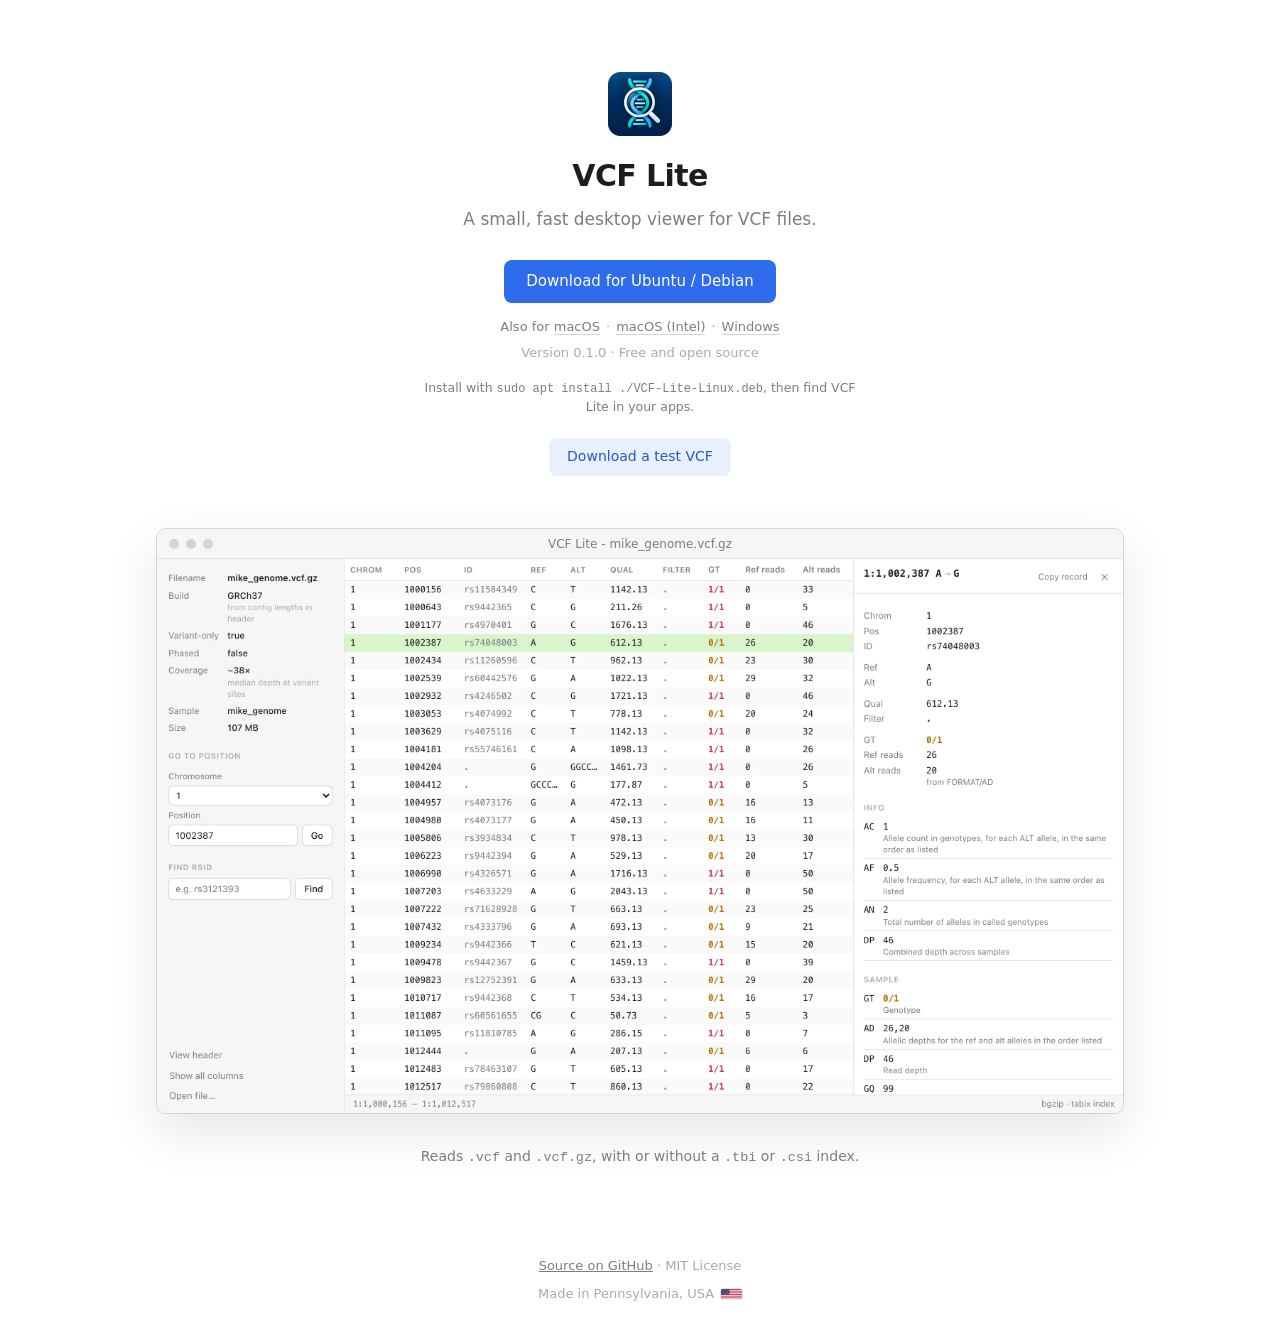
<file: docs/index.html>
<!doctype html>
<html lang="en">
<head>
<meta charset="utf-8">
<meta name="viewport" content="width=device-width, initial-scale=1">
<title>VCF Lite</title>
<meta name="description" content="A small, fast desktop viewer for VCF files. Free for macOS, Windows and Linux.">
<link rel="icon" href="icon.png">
<style>
  /* Same tokens as the app (vcflite/ui/style.css). */
  :root {
    --bg: #ffffff;
    --bg2: #f6f6f7;
    --line: #e4e4e7;
    --line2: #d4d4d8;
    --text: #1d1d20;
    --muted: #7c7c84;
    --faint: #a9a9b0;
    --accent: #2f6bed;
    --soft: #e9f0fd;        /* light-blue tint of the accent */
    --soft-hover: #dce7fc;
    --soft-text: #2458c9;
    --mono: ui-monospace, "SF Mono", SFMono-Regular, Menlo, Consolas, monospace;
    --sans: -apple-system, BlinkMacSystemFont, "Segoe UI", system-ui, Roboto, "Helvetica Neue", sans-serif;
    color-scheme: light;
  }
  @media (prefers-color-scheme: dark) {
    :root {
      --bg: #1b1b1d;
      --bg2: #222225;
      --line: #313136;
      --line2: #404047;
      --text: #e7e7ea;
      --muted: #8d8d95;
      --faint: #5f5f67;
      --accent: #6b98ff;
      --soft: #1f2a42;
      --soft-hover: #26334f;
      --soft-text: #9dbbff;
      color-scheme: dark;
    }
  }
  * { box-sizing: border-box; }
  body {
    margin: 0;
    background: var(--bg);
    color: var(--text);
    font: 15px/1.55 var(--sans);
    -webkit-font-smoothing: antialiased;
  }
  main { max-width: 1000px; margin: 0 auto; padding: 72px 16px 32px; }
  a { color: inherit; }

  /* ---- top ---- */
  header { text-align: center; }
  header img { width: 64px; height: 64px; }
  h1 { font-size: 30px; font-weight: 600; letter-spacing: -.02em; margin: 10px 0 6px; }
  .tagline { color: var(--muted); font-size: 17px; margin: 0 0 28px; }
  .download {
    display: inline-block;
    background: var(--accent);
    color: #fff;
    text-decoration: none;
    font-weight: 500;
    padding: 10px 22px;
    border-radius: 8px;
  }
  .download:hover { filter: brightness(1.06); }
  .others { margin: 14px 0 0; font-size: 13px; color: var(--muted); }
  .others a { color: var(--muted); text-decoration: none; border-bottom: 1px solid var(--line2); }
  .others a:hover { color: var(--text); }
  .others .sep { color: var(--faint); margin: 0 6px; }
  .meta { margin: 6px 0 0; font-size: 13px; color: var(--faint); }
  .first-run { max-width: 440px; margin: 14px auto 0; font-size: 12.5px; color: var(--muted); }
  .first-run code { font-size: 12px; }

  /* ---- screenshot in a plain window frame ---- */
  .window {
    margin: 52px 0 32px;
    border: 1px solid var(--line2);
    border-radius: 10px;
    overflow: hidden;
    box-shadow: 0 18px 50px rgba(0, 0, 0, .10);
    background: var(--bg);
  }
  .titlebar {
    position: relative;
    height: 30px;
    background: var(--bg2);
    border-bottom: 1px solid var(--line);
    font-size: 12px;
    color: var(--muted);
    text-align: center;
    line-height: 30px;
    white-space: nowrap;
    overflow: hidden;
    text-overflow: ellipsis;
    padding: 0 70px;
  }
  .titlebar .dots { position: absolute; left: 12px; top: 10px; display: flex; gap: 7px; }
  .titlebar .dots i { width: 10px; height: 10px; border-radius: 50%; background: var(--line2); }
  .window img { display: block; width: 100%; height: auto; }
  .window .dark { display: none; }
  @media (prefers-color-scheme: dark) {
    .window .light { display: none; }
    .window .dark { display: block; }
  }

  code { font: 13.5px var(--mono); }
  .formats { text-align: center; margin: 0; color: var(--muted); font-size: 14px; }
  .test-vcf {
    display: inline-block;
    margin: 22px 0 0;
    color: var(--soft-text);
    text-decoration: none;
    font-size: 14px;
    font-weight: 500;
    padding: 8px 18px;
    background: var(--soft);
    border-radius: 8px;
  }
  .test-vcf:hover { background: var(--soft-hover); }

  footer {
    text-align: center;
    font-size: 13px;
    color: var(--faint);
    padding: 56px 16px 40px;
  }
  footer a { color: var(--muted); }
  .made-in { margin: 8px 0 0; display: flex; align-items: center; justify-content: center; gap: 7px; }
  .made-in .flag { width: 1.6em; height: auto; border-radius: 2px; box-shadow: 0 0 0 1px var(--line); }

  @media (max-width: 600px) {
    main { padding-top: 48px; }
    .window { margin: 36px 0 24px; }
  }
</style>
</head>
<body>
<main>
  <header>
    <img src="icon.png" alt="">
    <h1>VCF Lite</h1>
    <p class="tagline">A small, fast desktop viewer for VCF files.</p>

    <a class="download" id="download" href="#">Download</a>
    <p class="others" id="others"></p>
    <p class="meta"><span id="version">Version 0.1.0</span> · Free and open source</p>
    <p class="first-run" id="first-run" hidden></p>
    <a class="test-vcf" href="test.vcf" download>Download a test VCF</a>
  </header>

  <div class="window">
    <div class="titlebar"><span class="dots"><i></i><i></i><i></i></span>VCF Lite - mike_genome.vcf.gz</div>
    <img class="light" src="screenshot-light.webp" width="2720" height="1560"
         alt="VCF Lite showing a whole-genome VCF, with one variant selected and its details open">
    <img class="dark" src="screenshot-dark.webp" width="2720" height="1560" alt="">
  </div>

  <p class="formats">
    Reads <code>.vcf</code> and <code>.vcf.gz</code>, with or without a <code>.tbi</code> or <code>.csi</code> index.
  </p>
</main>

<footer>
  <a id="source" href="#">Source on GitHub</a> · MIT License
  <p class="made-in">Made in Pennsylvania, USA <svg class="flag" viewBox="0 0 19 10" role="img" aria-label="United States flag"><rect width="19.0" height="10.0" fill="#B22234"/><rect y="0.7692" width="19.0" height="0.7692" fill="#fff"/><rect y="2.3077" width="19.0" height="0.7692" fill="#fff"/><rect y="3.8462" width="19.0" height="0.7692" fill="#fff"/><rect y="5.3846" width="19.0" height="0.7692" fill="#fff"/><rect y="6.9231" width="19.0" height="0.7692" fill="#fff"/><rect y="8.4615" width="19.0" height="0.7692" fill="#fff"/><rect width="7.6000000000000005" height="5.3846" fill="#3C3B6E"/><g fill="#fff"><circle cx="0.633" cy="0.538" r="0.162"/><circle cx="1.900" cy="0.538" r="0.162"/><circle cx="3.167" cy="0.538" r="0.162"/><circle cx="4.433" cy="0.538" r="0.162"/><circle cx="5.700" cy="0.538" r="0.162"/><circle cx="6.967" cy="0.538" r="0.162"/><circle cx="1.267" cy="1.077" r="0.162"/><circle cx="2.533" cy="1.077" r="0.162"/><circle cx="3.800" cy="1.077" r="0.162"/><circle cx="5.067" cy="1.077" r="0.162"/><circle cx="6.333" cy="1.077" r="0.162"/><circle cx="0.633" cy="1.615" r="0.162"/><circle cx="1.900" cy="1.615" r="0.162"/><circle cx="3.167" cy="1.615" r="0.162"/><circle cx="4.433" cy="1.615" r="0.162"/><circle cx="5.700" cy="1.615" r="0.162"/><circle cx="6.967" cy="1.615" r="0.162"/><circle cx="1.267" cy="2.154" r="0.162"/><circle cx="2.533" cy="2.154" r="0.162"/><circle cx="3.800" cy="2.154" r="0.162"/><circle cx="5.067" cy="2.154" r="0.162"/><circle cx="6.333" cy="2.154" r="0.162"/><circle cx="0.633" cy="2.692" r="0.162"/><circle cx="1.900" cy="2.692" r="0.162"/><circle cx="3.167" cy="2.692" r="0.162"/><circle cx="4.433" cy="2.692" r="0.162"/><circle cx="5.700" cy="2.692" r="0.162"/><circle cx="6.967" cy="2.692" r="0.162"/><circle cx="1.267" cy="3.231" r="0.162"/><circle cx="2.533" cy="3.231" r="0.162"/><circle cx="3.800" cy="3.231" r="0.162"/><circle cx="5.067" cy="3.231" r="0.162"/><circle cx="6.333" cy="3.231" r="0.162"/><circle cx="0.633" cy="3.769" r="0.162"/><circle cx="1.900" cy="3.769" r="0.162"/><circle cx="3.167" cy="3.769" r="0.162"/><circle cx="4.433" cy="3.769" r="0.162"/><circle cx="5.700" cy="3.769" r="0.162"/><circle cx="6.967" cy="3.769" r="0.162"/><circle cx="1.267" cy="4.308" r="0.162"/><circle cx="2.533" cy="4.308" r="0.162"/><circle cx="3.800" cy="4.308" r="0.162"/><circle cx="5.067" cy="4.308" r="0.162"/><circle cx="6.333" cy="4.308" r="0.162"/><circle cx="0.633" cy="4.846" r="0.162"/><circle cx="1.900" cy="4.846" r="0.162"/><circle cx="3.167" cy="4.846" r="0.162"/><circle cx="4.433" cy="4.846" r="0.162"/><circle cx="5.700" cy="4.846" r="0.162"/><circle cx="6.967" cy="4.846" r="0.162"/></g></svg></p>
</footer>

<script>
  // ---- The one line to edit when the GitHub repo exists: ----
  const REPO = "https://github.com/mikesaint-antoine/vcf_lite";

  // Release files (fixed names; see .github/workflows/build.yml). "latest"
  // always serves the newest release.
  const file = (name) => `${REPO}/releases/latest/download/${name}`;
  const builds = {
    mac:      { label: "macOS",         href: file("VCF-Lite-macOS-arm64.dmg") },
    macIntel: { label: "macOS (Intel)", href: file("VCF-Lite-macOS-x64.dmg") },
    windows:  { label: "Windows",       href: file("VCF-Lite-Windows-x64-Setup.exe") },
    linux:    { label: "Ubuntu / Debian", href: file("VCF-Lite-Linux.deb") },
  };
  // The Mac app is signed and notarized, so it needs no note; Windows is
  // unsigned for now, so SmartScreen asks once before opening it.
  const firstRun = {
    windows: "First time on Windows: if a blue SmartScreen box appears, click <b>More info</b> → <b>Run anyway</b>.",
    linux: "Install with <code>sudo apt install ./VCF-Lite-Linux.deb</code>, then find VCF Lite in your apps.",
  };

  // Point the main button at the visitor's platform; list the rest below it.
  const ua = navigator.userAgent;
  const platform = (navigator.userAgentData && navigator.userAgentData.platform) || navigator.platform || "";
  let mine = null;
  if (/Mac/i.test(platform) && !/iPhone|iPad/i.test(ua)) mine = "mac";
  else if (/Win/i.test(platform)) mine = "windows";
  else if (/Linux/i.test(platform) && !/Android/i.test(ua)) mine = "linux";

  const btn = document.getElementById("download");
  if (mine) {
    btn.textContent = "Download for " + builds[mine].label;
    btn.href = builds[mine].href;
    if (firstRun[mine]) {
      const note = document.getElementById("first-run");
      note.innerHTML = firstRun[mine];
      note.hidden = false;
    }
  } else {
    btn.textContent = "Downloads";  // phones etc.: the release page lists everything
    btn.href = REPO + "/releases/latest";
  }
  const rest = Object.keys(builds).filter((k) => k !== mine);
  document.getElementById("others").innerHTML = (mine ? "Also for " : "For ") +
    rest.map((k) => `<a href="${builds[k].href}">${builds[k].label}</a>`).join('<span class="sep">·</span>');
  document.getElementById("source").href = REPO;

  // Show the latest release's version (keeps the static text if offline).
  const api = REPO.replace("https://github.com/", "https://api.github.com/repos/") + "/releases/latest";
  if (!REPO.includes("/OWNER/")) {
    fetch(api).then((r) => (r.ok ? r.json() : null)).then((rel) => {
      if (rel && rel.tag_name) document.getElementById("version").textContent = "Version " + rel.tag_name.replace(/^v/, "");
    }).catch(() => {});
  }
</script>
</body>
</html>
</file>
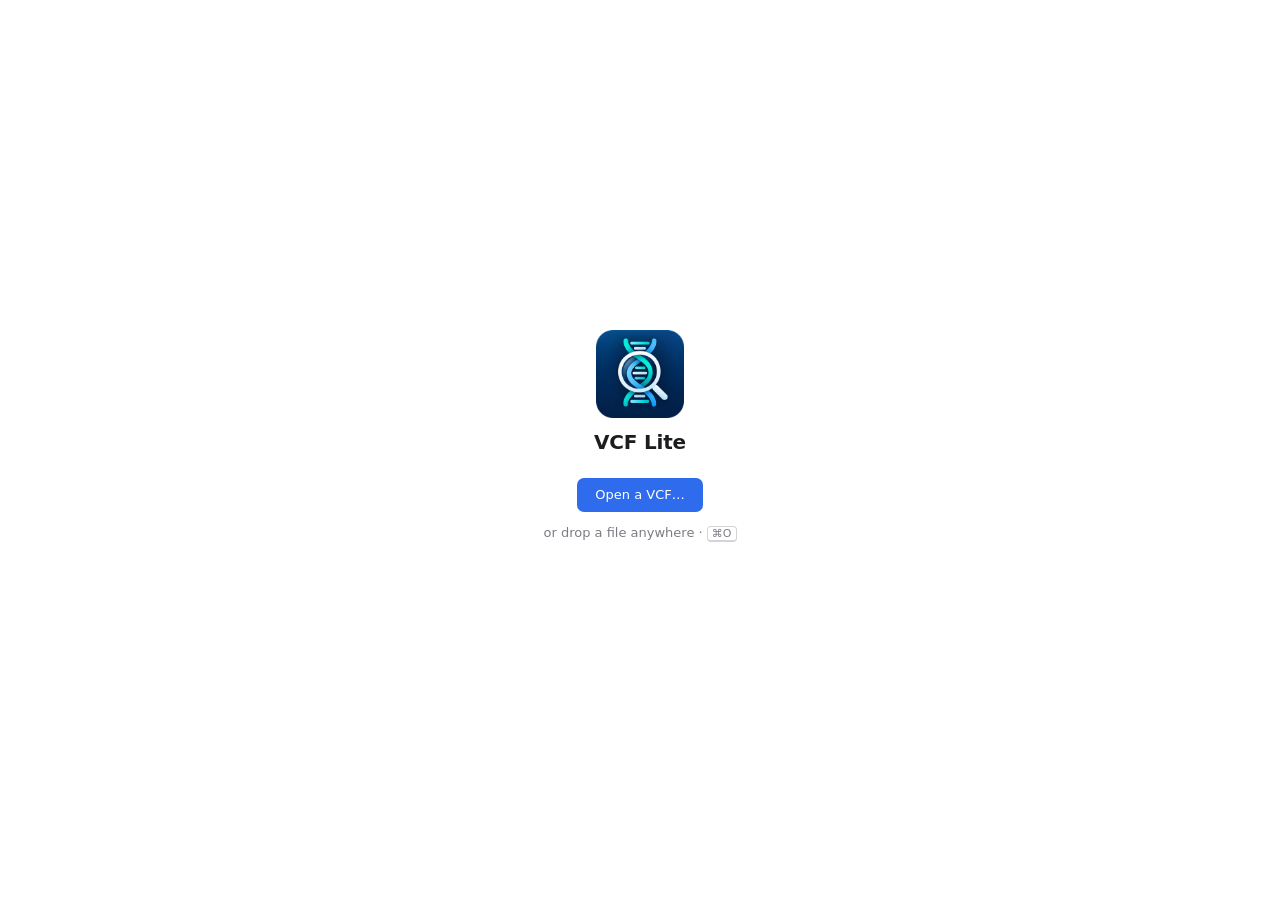
<file: vcflite/ui/index.html>
<!doctype html>
<html lang="en">
<head>
<meta charset="utf-8">
<meta name="viewport" content="width=device-width, initial-scale=1">
<title>VCF Lite</title>
<link rel="stylesheet" href="style.css">
</head>
<body>

<!-- Empty state -->
<section id="welcome">
  <div class="welcome-inner">
    <img class="mark" src="icon.png" alt="" width="88" height="88">
    <h1>VCF Lite</h1>
    <button id="open-big" class="primary">Open a VCF…</button>
    <p class="hint">or drop a file anywhere · <kbd>⌘O</kbd></p>
    <ul id="recent"></ul>
    <p id="welcome-error" class="error" hidden></p>
  </div>
</section>

<!-- Viewer -->
<section id="viewer" hidden>
  <aside id="side">
    <dl id="info">
      <dt>Filename</dt><dd><button id="i-name" class="link"></button></dd>
      <dt>Build</dt><dd id="i-build"></dd>
      <dt>Variant-only</dt><dd id="i-homref"></dd>
      <dt>Phased</dt><dd id="i-phased"></dd>
      <dt>Coverage</dt><dd id="i-cov"></dd>
      <dt id="i-samples-label">Samples</dt><dd id="i-samples"></dd>
      <dt>Size</dt><dd id="i-size"></dd>
    </dl>

    <form id="sample-form" class="panel" autocomplete="off" hidden>
      <h2>Sample</h2>
      <select id="sample-pick" title="Show all samples, or one sample in detail"></select>
    </form>

    <form id="goto-form" class="panel" autocomplete="off">
      <h2>Go to position</h2>
      <label for="chrom">Chromosome</label>
      <select id="chrom"></select>
      <label for="pos">Position</label>
      <div class="row">
        <input id="pos" type="text" spellcheck="false" placeholder="e.g. 1,000,000">
        <button type="submit" class="btn">Go</button>
      </div>
    </form>

    <form id="rsid-form" class="panel" autocomplete="off">
      <h2>Find rsID</h2>
      <div class="row">
        <input id="rsid" type="text" spellcheck="false" placeholder="e.g. rs3121393">
        <button type="submit" class="btn">Find</button>
      </div>
      <p id="rsid-msg" class="field-msg" hidden>Not found.</p>
    </form>

    <label id="hide-ref-wrap" class="toggle" hidden title="Only show records where a sample carries an ALT allele">
      <input type="checkbox" id="hide-ref"><span>Hide hom-ref rows</span>
    </label>

    <div class="side-foot">
      <button id="header-btn" class="ghost" title="Show the file header (H)">View header</button>
      <button id="cols-btn" class="ghost" title="Show INFO, FORMAT and every sample field in the table">Show all columns</button>
      <button id="open-btn" class="ghost" title="Open another file">Open file…</button>
    </div>
  </aside>

  <div id="content">
  <main id="main">
    <div id="table-wrap" tabindex="0">
      <table id="grid">
        <colgroup id="cols"></colgroup>
        <thead id="thead"></thead>
        <tbody id="body"></tbody>
      </table>
      <div id="edge-bottom" class="edge"></div>
    </div>

    <div id="header-view" hidden>
      <div class="hv-bar">
        <input id="hv-filter" type="text" spellcheck="false" placeholder="Filter header lines">
        <span id="hv-count" class="muted"></span>
      </div>
      <pre id="hv-text"></pre>
    </div>

    <aside id="detail" hidden>
      <div class="d-head">
        <div>
          <div id="d-title" class="d-title"></div>
        </div>
        <div class="d-actions">
          <button id="d-copy" class="ghost small" title="Copy this record as a VCF line">Copy record</button>
          <button id="d-close" class="ghost icon" title="Close (Esc)">✕</button>
        </div>
      </div>
      <div id="d-body"></div>
    </aside>
  </main>

  <footer id="status">
    <span id="st-range"></span>
    <span id="st-msg"></span>
    <span id="st-file" class="muted"></span>
  </footer>
  </div>
</section>

<div id="drop-hint" hidden><div>Drop to open</div></div>

<script src="app.js"></script>
</body>
</html>
</file>
<file: vcflite/ui/style.css>
:root {
  --bg: #ffffff;
  --bg2: #f6f6f7;
  --bg3: #efeff1;
  --line: #e4e4e7;
  --line2: #d4d4d8;
  --text: #1d1d20;
  --muted: #7c7c84;
  --faint: #a9a9b0;
  --accent: #2f6bed;
  --accent-soft: rgba(47, 107, 237, .10);
  --sel: #d8f5cc;       /* selected row: lime green */
  --flash: #fff4c7;
  --het: #b56a00;
  --hom: #d0344e;
  --err: #c9362f;
  --mono: ui-monospace, "SF Mono", SFMono-Regular, Menlo, Consolas, "Liberation Mono", monospace;
  --sans: -apple-system, BlinkMacSystemFont, "Segoe UI", system-ui, Roboto, "Helvetica Neue", sans-serif;
  --row: 24px;
  color-scheme: light;
}
@media (prefers-color-scheme: dark) {
  :root {
    --bg: #1b1b1d;
    --bg2: #222225;
    --bg3: #2a2a2e;
    --line: #313136;
    --line2: #404047;
    --text: #e7e7ea;
    --muted: #8d8d95;
    --faint: #5f5f67;
    --accent: #6b98ff;
    --accent-soft: rgba(107, 152, 255, .14);
    --sel: #1f3a1d;
    --flash: #4a4020;
    --het: #e3a33b;
    --hom: #ff6b81;
    --err: #ff6b62;
    color-scheme: dark;
  }
}

* { box-sizing: border-box; }
html, body { height: 100%; margin: 0; }
body {
  background: var(--bg);
  color: var(--text);
  font: 13px/1.4 var(--sans);
  -webkit-font-smoothing: antialiased;
  overflow: hidden;
  cursor: default;
}
[hidden] { display: none !important; }
button, input, select { font: inherit; color: inherit; }
kbd {
  font: 11px var(--sans);
  color: var(--muted);
  border: 1px solid var(--line2);
  border-bottom-width: 2px;
  border-radius: 4px;
  padding: 0 4px;
}
.muted { color: var(--muted); }
.error { color: var(--err); }

button { cursor: pointer; }
button.primary {
  background: var(--accent);
  color: #fff;
  border: 0;
  border-radius: 7px;
  padding: 8px 18px;
  font-weight: 500;
}
button.primary:hover { filter: brightness(1.06); }
button.ghost {
  background: none;
  border: 1px solid transparent;
  border-radius: 6px;
  padding: 3px 9px;
  color: var(--muted);
}
button.ghost:hover { background: var(--bg3); color: var(--text); }
button.ghost.on { color: var(--accent); background: var(--accent-soft); }
button.ghost.icon { padding: 3px 6px; display: inline-flex; align-items: center; }
button.ghost.small { font-size: 12px; }
button.link { background: none; border: 0; padding: 0; }

/* ---------- welcome ---------- */
#welcome {
  height: 100%;
  display: grid;
  place-items: center;
  overflow-y: auto;
  padding: 24px 0;
}
.welcome-inner { text-align: center; width: 360px; max-width: calc(100vw - 40px); }
.mark { display: block; margin: 0 auto; }
#welcome h1 { font-size: 20px; font-weight: 600; margin: 10px 0 22px; letter-spacing: -.01em; }
.hint { color: var(--muted); margin: 12px 0 0; }
#recent { list-style: none; padding: 0; margin: 28px 0 0; text-align: left; }
#recent:not(:empty)::before {
  content: "Recent";
  display: block;
  font-size: 11px;
  color: var(--faint);
  text-transform: uppercase;
  letter-spacing: .06em;
  margin: 0 0 6px 10px;
}
#recent li {
  padding: 6px 10px;
  border-radius: 6px;
  cursor: pointer;
  display: flex;
  gap: 10px;
  align-items: baseline;
}
#recent li:hover { background: var(--bg2); }
#recent .n { white-space: nowrap; }
#recent .p { color: var(--faint); font-size: 12px; overflow: hidden; text-overflow: ellipsis; white-space: nowrap; direction: rtl; text-align: left; }
#welcome-error { margin-top: 18px; }

/* ---------- viewer layout ---------- */
#viewer { height: 100%; display: flex; }
#content { flex: 1; min-width: 0; display: flex; flex-direction: column; }

/* ---------- sidebar ---------- */
#side {
  width: 264px;
  flex-shrink: 0;
  display: flex;
  flex-direction: column;
  gap: 22px;
  padding: 18px 16px 12px;
  background: var(--bg2);
  border-right: 1px solid var(--line);
  overflow-y: auto;
}
#info {
  display: grid;
  grid-template-columns: auto 1fr;
  gap: 7px 12px;
  margin: 0;
  font-size: 12.5px;
}
#info dt { color: var(--muted); white-space: nowrap; }
#info dd { margin: 0; min-width: 0; overflow-wrap: break-word; font-weight: 500; }
#info dd .pending, #info dd .unknown { color: var(--faint); font-weight: 400; }
#info dd .true { color: var(--text); }
#info dd .why { display: block; color: var(--faint); font-weight: 400; font-size: 11.5px; }
#i-name { font-weight: 600; text-align: left; overflow-wrap: break-word; }
#i-name:hover { color: var(--accent); }

.panel { display: flex; flex-direction: column; margin: 0; }
.panel h2, #side .toggle-head {
  font-size: 11px;
  font-weight: 600;
  text-transform: uppercase;
  letter-spacing: .06em;
  color: var(--faint);
  margin: 0 0 8px;
}
.panel label { font-size: 12px; color: var(--muted); margin: 6px 0 4px; }
.panel .row { display: flex; gap: 6px; }
.panel input, .panel select {
  width: 100%;
  min-width: 0;
  padding: 5px 9px;
  border-radius: 7px;
  border: 1px solid var(--line2);
  background: var(--bg);
  outline: none;
}
.panel select { padding: 4px 6px; }
.panel input:focus, .panel select:focus { border-color: var(--accent); box-shadow: 0 0 0 3px var(--accent-soft); }
.panel input.bad { border-color: var(--err); }
.field-msg { margin: 6px 0 0; font-size: 12px; color: var(--err); }
.btn {
  flex-shrink: 0;
  padding: 4px 12px;
  border-radius: 7px;
  border: 1px solid var(--line2);
  background: var(--bg);
  font-weight: 500;
}
.btn:hover { border-color: var(--accent); color: var(--accent); }

.toggle { display: inline-flex; align-items: center; gap: 7px; color: var(--text); font-size: 12.5px; }
.toggle input { accent-color: var(--accent); margin: 0; }

.side-foot { margin-top: auto; display: flex; flex-direction: column; align-items: flex-start; gap: 2px; }
.side-foot .ghost { padding: 3px 6px; margin-left: -6px; }

#main { flex: 1; min-height: 0; display: flex; position: relative; }

/* ---------- grid ---------- */
#table-wrap { flex: 1; overflow: auto; outline: none; min-width: 0; }
#grid {
  border-collapse: separate;
  border-spacing: 0;
  table-layout: fixed;
  font: 12.5px/var(--row) var(--mono);
  min-width: 100%;
}
#grid th {
  position: sticky;
  top: 0;
  z-index: 1;
  background: var(--bg);
  text-align: left;
  font: 600 11px/30px var(--sans);
  color: var(--muted);
  text-transform: uppercase;
  letter-spacing: .04em;
  border-bottom: 1px solid var(--line);
  padding: 0 8px;
  white-space: nowrap;
  overflow: hidden;
  text-overflow: ellipsis;
}
#grid th.sample { text-transform: none; letter-spacing: 0; font-size: 12px; }
#grid thead tr.sub th { top: 31px; }
#grid th.group { color: var(--text); border-bottom-color: var(--line2); }
#grid th .rs { position: absolute; right: 0; top: 0; bottom: 0; width: 6px; cursor: col-resize; }
#grid th .rs:hover { background: var(--line2); }
#grid td {
  padding: 0 8px;
  height: var(--row);
  white-space: nowrap;
  overflow: hidden;
  text-overflow: ellipsis;
  border-bottom: 1px solid transparent;
}
#grid tbody tr:nth-child(even) td { background: color-mix(in srgb, var(--bg2) 55%, transparent); }
#grid tbody tr:hover td { background: var(--bg3); }
#grid tbody tr.sel td { background: var(--sel); }
#grid tbody tr.flash td { animation: flash 1.6s ease-out; }
@keyframes flash { 0%, 40% { background: var(--flash); } }
#grid tr.ref td { color: var(--faint); }
#grid tr.ref td.c-pos, #grid tr.ref td.c-chrom { color: var(--muted); }
#grid td.c-pos { font-variant-numeric: tabular-nums; }
#grid td.c-id { color: var(--muted); }
#grid td.c-info, #grid td.c-format { color: var(--muted); }
#grid td.c-filter.pass { color: var(--muted); }
#grid td.c-filter.fail { color: var(--het); }
.gt { font-weight: 600; }
.gt.het { color: var(--het); }
.gt.hom { color: var(--hom); }
.gt.ref, .gt.miss { color: var(--faint); font-weight: 400; }
.fx { color: var(--faint); }
tr.divider td {
  text-align: center;
  color: var(--faint);
  font: 11.5px/28px var(--sans);
  background: none !important;
}
.edge { height: 1px; }

/* ---------- header view ---------- */
#header-view {
  flex: 1;
  display: flex;
  flex-direction: column;
  min-width: 0;
}
.hv-bar { display: flex; align-items: center; gap: 12px; padding: 8px 12px; border-bottom: 1px solid var(--line); }
#hv-filter {
  width: 280px;
  padding: 4px 10px;
  border-radius: 7px;
  border: 1px solid var(--line2);
  background: var(--bg);
  outline: none;
}
#hv-filter:focus { border-color: var(--accent); box-shadow: 0 0 0 3px var(--accent-soft); }
#hv-text {
  flex: 1;
  margin: 0;
  overflow: auto;
  padding: 10px 14px 40px;
  font: 12.5px/1.65 var(--mono);
  white-space: pre;
  user-select: text;
  cursor: text;
}
#hv-text .k { color: var(--accent); }
#hv-text .id { font-weight: 600; }
#hv-text .q { color: var(--muted); }
#hv-text .cols { color: var(--text); font-weight: 600; }

/* ---------- detail drawer ---------- */
#detail {
  width: 380px;
  max-width: 50%;
  border-left: 1px solid var(--line);
  background: var(--bg);
  overflow: auto;
  flex-shrink: 0;
  user-select: text;
  cursor: auto;
}
.d-head {
  position: sticky;
  top: 0;
  background: var(--bg);
  display: flex;
  justify-content: space-between;
  align-items: flex-start;
  gap: 8px;
  padding: 12px 14px 10px;
  border-bottom: 1px solid var(--line);
}
.d-title { font: 600 14px var(--mono); word-break: break-all; }
.d-title .arrow { color: var(--faint); font-weight: 400; margin: 0 4px; }
.summary { padding: 6px 0 2px; }
.summary dl {
  display: grid;
  grid-template-columns: 76px 1fr;
  gap: 4px 12px;
  margin: 12px 0 0;
  font-size: 12.5px;
}
.summary dt { color: var(--muted); }
.summary dd { margin: 0; font-family: var(--mono); overflow-wrap: anywhere; }
.summary .desc { display: block; font-family: var(--sans); color: var(--muted); font-size: 11.5px; }
#grid td.c-reads { font-variant-numeric: tabular-nums; }
.d-actions { display: flex; gap: 2px; flex-shrink: 0; }
#d-body { padding: 4px 14px 30px; }
#d-body h3 {
  font-size: 11px;
  font-weight: 600;
  text-transform: uppercase;
  letter-spacing: .06em;
  color: var(--faint);
  margin: 18px 0 6px;
}
table.kv { width: 100%; border-collapse: collapse; font-size: 12.5px; }
table.kv td { padding: 4px 0; vertical-align: top; border-bottom: 1px solid var(--line); }
table.kv td.k { font-family: var(--mono); padding-right: 12px; white-space: nowrap; width: 1%; }
table.kv td.v { font-family: var(--mono); word-break: break-all; }
table.kv .desc { display: block; font-family: var(--sans); color: var(--muted); font-size: 11.5px; word-break: normal; }
.samples-wrap { overflow-x: auto; }
table.samples { border-collapse: collapse; font: 12px var(--mono); }
table.samples th {
  text-align: left;
  font: 600 11px var(--sans);
  color: var(--muted);
  padding: 4px 12px 4px 0;
  border-bottom: 1px solid var(--line);
  white-space: nowrap;
}
table.samples td { padding: 4px 12px 4px 0; border-bottom: 1px solid var(--line); white-space: nowrap; }
table.samples tr.focus td { background: var(--sel); }
#sample-pick { margin-top: 2px; }

/* ---------- status bar ---------- */
#status {
  display: flex;
  justify-content: space-between;
  gap: 16px;
  padding: 4px 12px;
  border-top: 1px solid var(--line);
  background: var(--bg2);
  font-size: 12px;
  color: var(--muted);
  min-height: 25px;
  white-space: nowrap;
}
#st-range { font-family: var(--mono); font-size: 11.5px; }
#st-msg { overflow: hidden; text-overflow: ellipsis; }
#st-msg .err { color: var(--err); }
#st-msg button.link { color: var(--accent); margin-left: 8px; }
.bar-prog {
  display: inline-block;
  width: 80px;
  height: 4px;
  border-radius: 2px;
  background: var(--line);
  vertical-align: middle;
  margin: 0 6px;
  overflow: hidden;
}
.bar-prog i { display: block; height: 100%; background: var(--accent); }

/* ---------- drop target ---------- */
#drop-hint {
  position: fixed;
  inset: 0;
  display: grid;
  place-items: center;
  background: color-mix(in srgb, var(--bg) 80%, transparent);
  z-index: 10;
  pointer-events: none;
}
#drop-hint div {
  border: 2px dashed var(--accent);
  color: var(--accent);
  border-radius: 14px;
  padding: 40px 60px;
  font-size: 15px;
  font-weight: 500;
}
</file>
